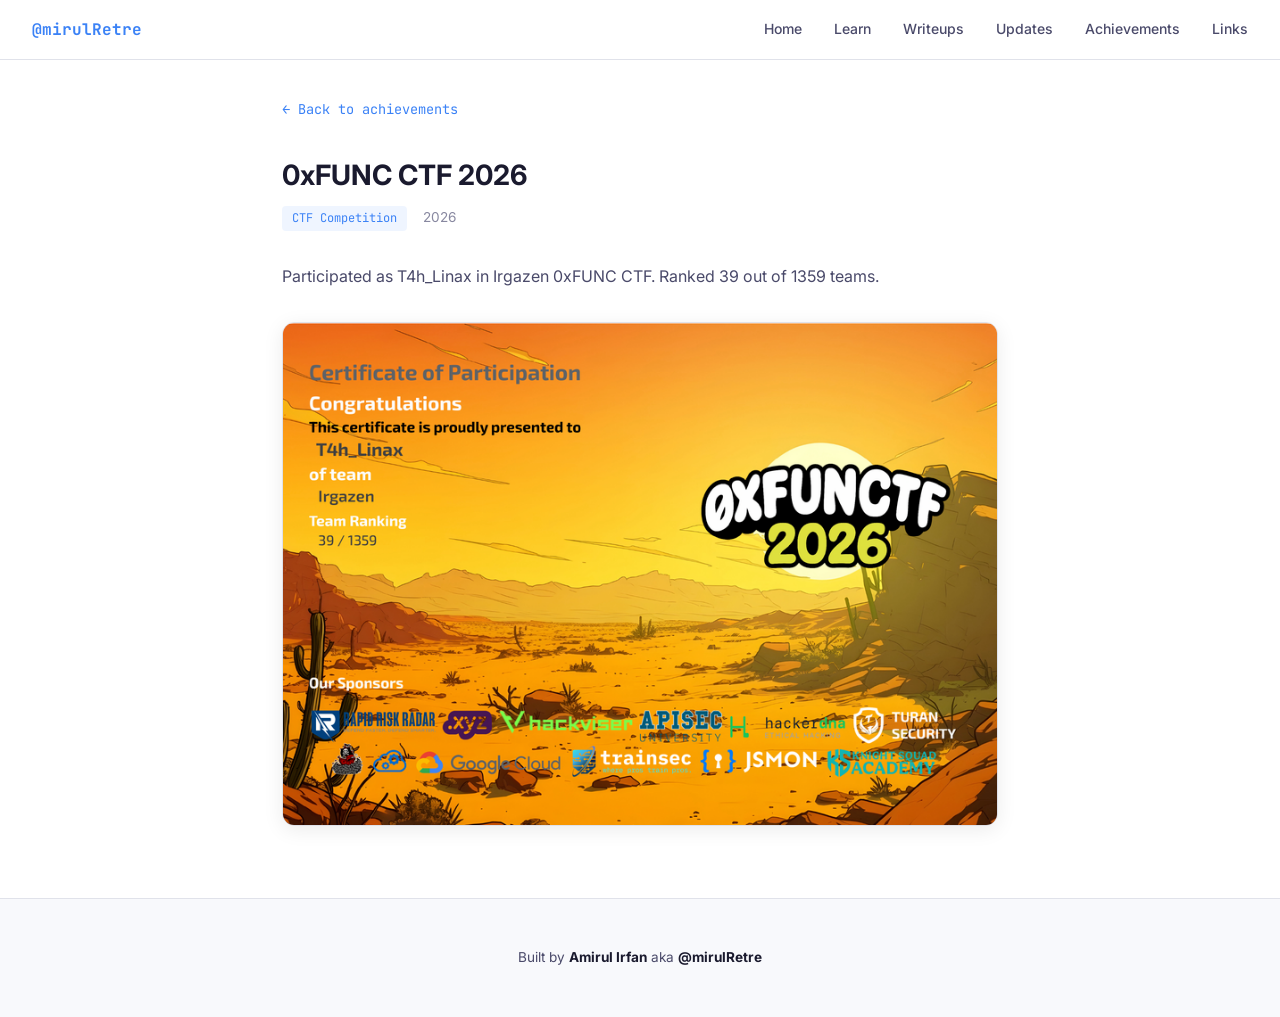
<file: achievements/0xfunc-ctf.html>
<!DOCTYPE html>
<html lang="en">
<head>
  <meta charset="UTF-8">
  <meta name="viewport" content="width=device-width, initial-scale=1.0">
  <title>0xFUNC CTF 2026 | @mirulRetre</title>
  <link rel="stylesheet" href="../style.css">
  <link rel="preconnect" href="https://fonts.googleapis.com">
  <link href="https://fonts.googleapis.com/css2?family=JetBrains+Mono:wght@400;700&family=Inter:wght@300;400;500;600;700&display=swap" rel="stylesheet">
  <style>
    .achievement-page {
      max-width: 780px;
      margin: 0 auto;
      padding: 6rem 2rem 4rem;
      color: var(--text-dark);
    }
    .achievement-page .back-link {
      display: inline-flex;
      align-items: center;
      gap: 0.5rem;
      font-family: var(--font-mono);
      font-size: 0.85rem;
      color: var(--accent);
      margin-bottom: 2rem;
    }
    .achievement-page .back-link:hover { text-decoration: underline; }
    .achievement-page h1 {
      font-size: 1.75rem;
      font-weight: 700;
      margin-bottom: 0.5rem;
    }
    .achievement-page .meta {
      display: flex;
      gap: 1rem;
      align-items: center;
      margin-bottom: 2rem;
      font-size: 0.85rem;
      color: var(--text-dark-muted);
    }
    .achievement-page .meta .tag {
      font-family: var(--font-mono);
      font-size: 0.75rem;
      padding: 3px 10px;
      border-radius: 4px;
      background: rgba(59,130,246,0.08);
      color: var(--accent);
    }
    .achievement-page .description {
      font-size: 1rem;
      line-height: 1.7;
      color: var(--text-dark-secondary);
      margin-bottom: 2rem;
    }
    .cert-image {
      width: 100%;
      border-radius: 12px;
      border: 1px solid var(--border-light);
      box-shadow: 0 4px 20px rgba(0,0,0,0.08);
    }
  </style>
</head>
<body style="background: var(--bg-hero);">
  <nav class="nav">
    <a href="../index.html" class="nav-brand">@mirulRetre</a>
    <div class="nav-links">
      <a href="../index.html#home">Home</a>
      <a href="../index.html#learn">Learn</a>
      <a href="../index.html#writeups">Writeups</a>
      <a href="../index.html#news">Updates</a>
      <a href="../index.html#achievements">Achievements</a>
      <a href="../index.html#links">Links</a>
    </div>
  </nav>
  <main class="achievement-page">
    <a href="../index.html#achievements" class="back-link">&larr; Back to achievements</a>
    <h1>0xFUNC CTF 2026</h1>
    <div class="meta">
      <span class="tag">CTF Competition</span>
      <span>2026</span>
    </div>
    <p class="description">Participated as T4h_Linax in Irgazen 0xFUNC CTF. Ranked 39 out of 1359 teams.</p>
    <img src="../assets/certs/0xfunc-ctf.png" alt="0xFUNC CTF 2026" class="cert-image" loading="lazy">
  </main>
  <footer class="footer" style="background: var(--bg-light); border-top-color: var(--border-light);">
    <p style="color: var(--text-dark-secondary);">Built by <strong style="color: var(--text-dark);">Amirul Irfan</strong> aka <strong style="color: var(--text-dark);">@mirulRetre</strong></p>
  </footer>
</body>
</html>
</file>
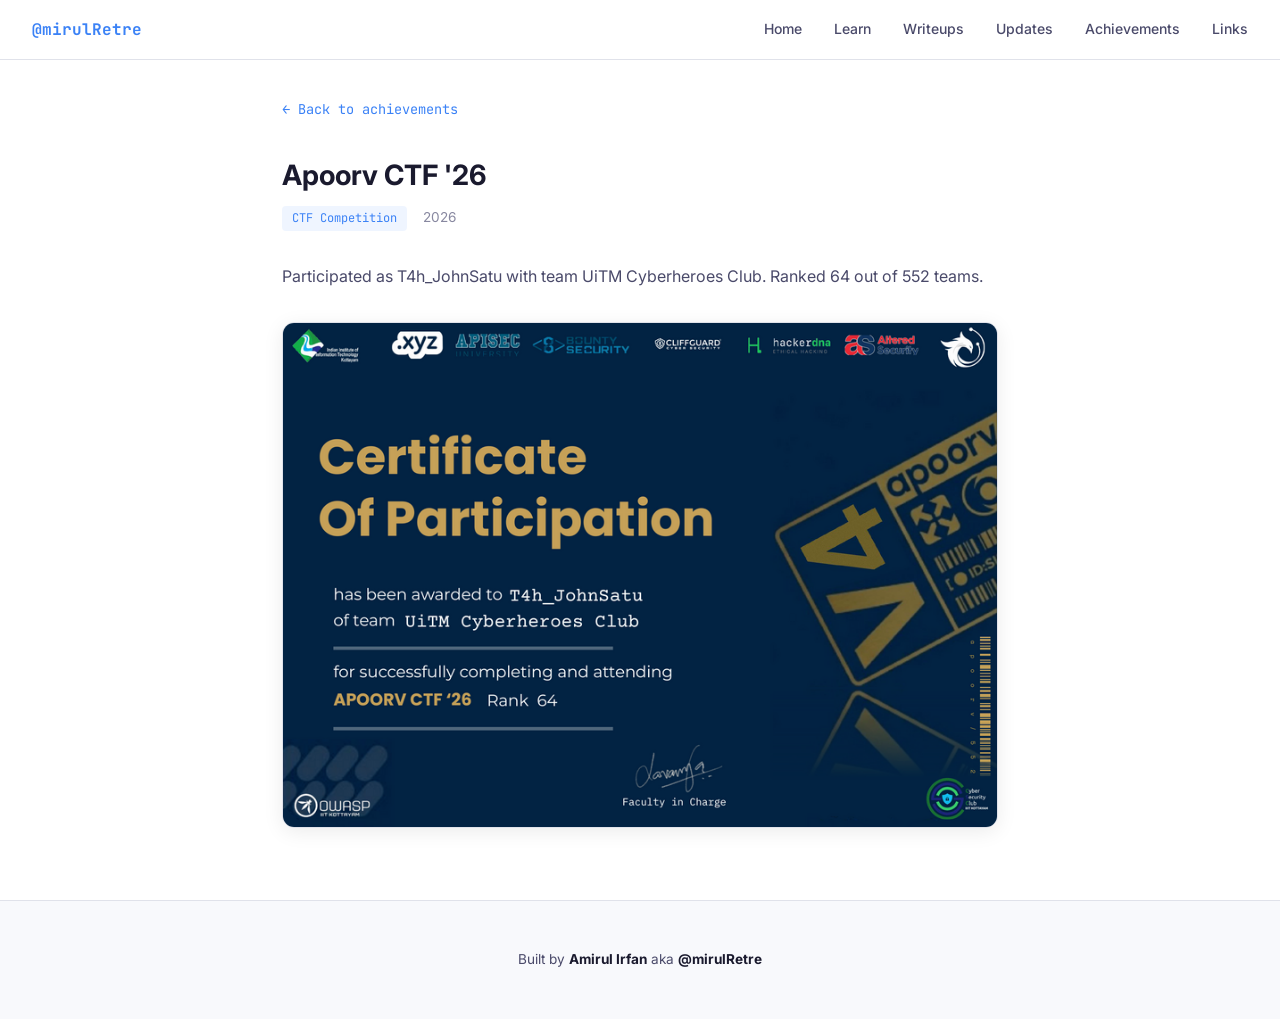
<file: achievements/apoorv-ctf.html>
<!DOCTYPE html>
<html lang="en">
<head>
  <meta charset="UTF-8">
  <meta name="viewport" content="width=device-width, initial-scale=1.0">
  <title>Apoorv CTF '26 | @mirulRetre</title>
  <link rel="stylesheet" href="../style.css">
  <link rel="preconnect" href="https://fonts.googleapis.com">
  <link href="https://fonts.googleapis.com/css2?family=JetBrains+Mono:wght@400;700&family=Inter:wght@300;400;500;600;700&display=swap" rel="stylesheet">
  <style>
    .achievement-page {
      max-width: 780px;
      margin: 0 auto;
      padding: 6rem 2rem 4rem;
      color: var(--text-dark);
    }
    .achievement-page .back-link {
      display: inline-flex;
      align-items: center;
      gap: 0.5rem;
      font-family: var(--font-mono);
      font-size: 0.85rem;
      color: var(--accent);
      margin-bottom: 2rem;
    }
    .achievement-page .back-link:hover { text-decoration: underline; }
    .achievement-page h1 {
      font-size: 1.75rem;
      font-weight: 700;
      margin-bottom: 0.5rem;
    }
    .achievement-page .meta {
      display: flex;
      gap: 1rem;
      align-items: center;
      margin-bottom: 2rem;
      font-size: 0.85rem;
      color: var(--text-dark-muted);
    }
    .achievement-page .meta .tag {
      font-family: var(--font-mono);
      font-size: 0.75rem;
      padding: 3px 10px;
      border-radius: 4px;
      background: rgba(59,130,246,0.08);
      color: var(--accent);
    }
    .achievement-page .description {
      font-size: 1rem;
      line-height: 1.7;
      color: var(--text-dark-secondary);
      margin-bottom: 2rem;
    }
    .cert-image {
      width: 100%;
      border-radius: 12px;
      border: 1px solid var(--border-light);
      box-shadow: 0 4px 20px rgba(0,0,0,0.08);
    }
  </style>
</head>
<body style="background: var(--bg-hero);">
  <nav class="nav">
    <a href="../index.html" class="nav-brand">@mirulRetre</a>
    <div class="nav-links">
      <a href="../index.html#home">Home</a>
      <a href="../index.html#learn">Learn</a>
      <a href="../index.html#writeups">Writeups</a>
      <a href="../index.html#news">Updates</a>
      <a href="../index.html#achievements">Achievements</a>
      <a href="../index.html#links">Links</a>
    </div>
  </nav>
  <main class="achievement-page">
    <a href="../index.html#achievements" class="back-link">&larr; Back to achievements</a>
    <h1>Apoorv CTF '26</h1>
    <div class="meta">
      <span class="tag">CTF Competition</span>
      <span>2026</span>
    </div>
    <p class="description">Participated as T4h_JohnSatu with team UiTM Cyberheroes Club. Ranked 64 out of 552 teams.</p>
    <img src="../assets/certs/apoorv-ctf.png" alt="Apoorv CTF '26" class="cert-image" loading="lazy">
  </main>
  <footer class="footer" style="background: var(--bg-light); border-top-color: var(--border-light);">
    <p style="color: var(--text-dark-secondary);">Built by <strong style="color: var(--text-dark);">Amirul Irfan</strong> aka <strong style="color: var(--text-dark);">@mirulRetre</strong></p>
  </footer>
</body>
</html>
</file>
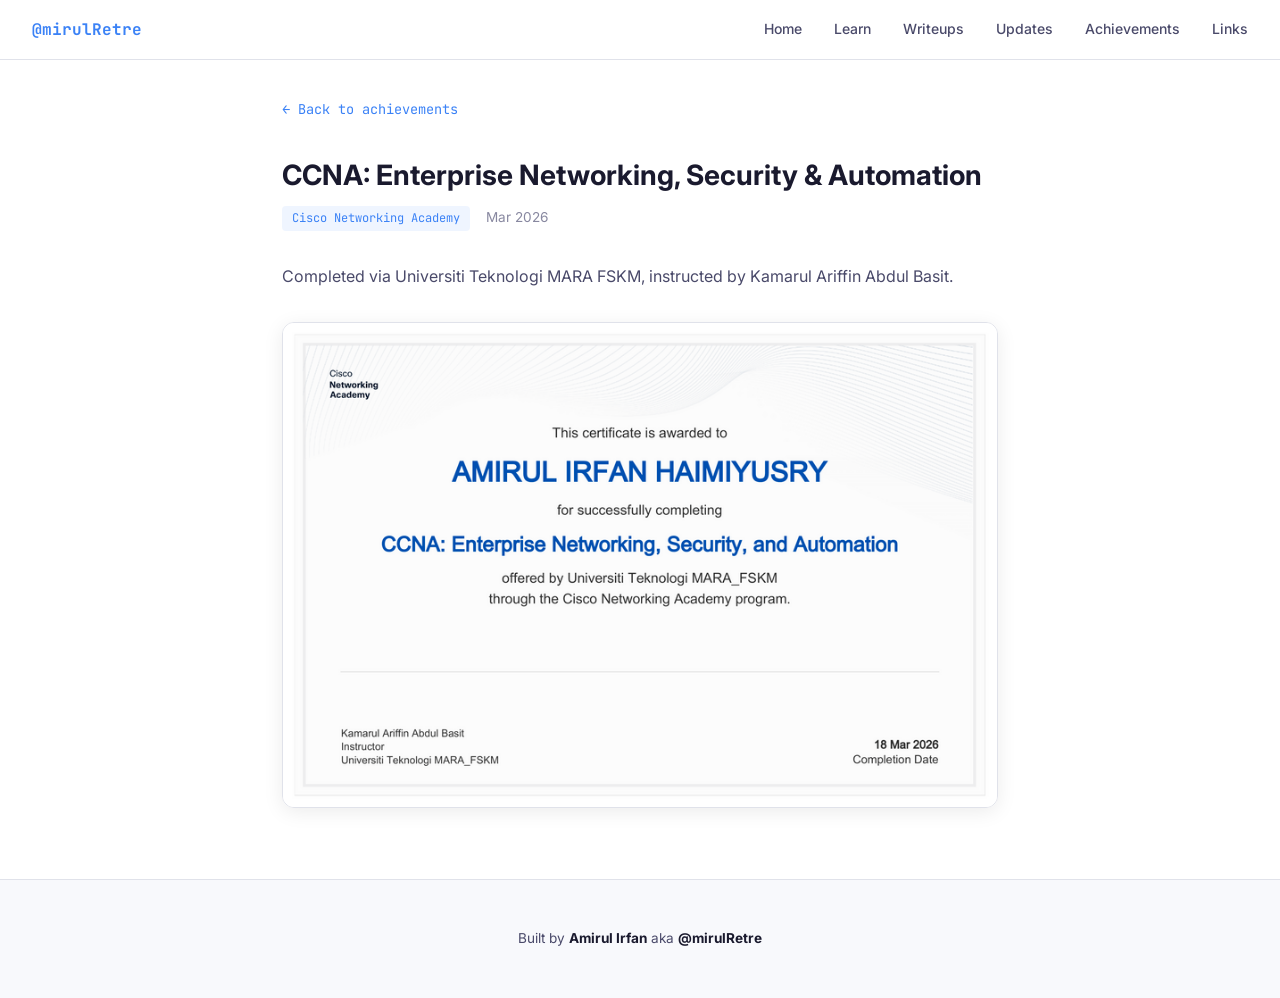
<file: achievements/ccna-ensa.html>
<!DOCTYPE html>
<html lang="en">
<head>
  <meta charset="UTF-8">
  <meta name="viewport" content="width=device-width, initial-scale=1.0">
  <title>CCNA: Enterprise Networking, Security & Automation | @mirulRetre</title>
  <link rel="stylesheet" href="../style.css">
  <link rel="preconnect" href="https://fonts.googleapis.com">
  <link href="https://fonts.googleapis.com/css2?family=JetBrains+Mono:wght@400;700&family=Inter:wght@300;400;500;600;700&display=swap" rel="stylesheet">
  <style>
    .achievement-page {
      max-width: 780px;
      margin: 0 auto;
      padding: 6rem 2rem 4rem;
      color: var(--text-dark);
    }
    .achievement-page .back-link {
      display: inline-flex;
      align-items: center;
      gap: 0.5rem;
      font-family: var(--font-mono);
      font-size: 0.85rem;
      color: var(--accent);
      margin-bottom: 2rem;
    }
    .achievement-page .back-link:hover { text-decoration: underline; }
    .achievement-page h1 {
      font-size: 1.75rem;
      font-weight: 700;
      margin-bottom: 0.5rem;
    }
    .achievement-page .meta {
      display: flex;
      gap: 1rem;
      align-items: center;
      margin-bottom: 2rem;
      font-size: 0.85rem;
      color: var(--text-dark-muted);
    }
    .achievement-page .meta .tag {
      font-family: var(--font-mono);
      font-size: 0.75rem;
      padding: 3px 10px;
      border-radius: 4px;
      background: rgba(59,130,246,0.08);
      color: var(--accent);
    }
    .achievement-page .description {
      font-size: 1rem;
      line-height: 1.7;
      color: var(--text-dark-secondary);
      margin-bottom: 2rem;
    }
    .cert-image {
      width: 100%;
      border-radius: 12px;
      border: 1px solid var(--border-light);
      box-shadow: 0 4px 20px rgba(0,0,0,0.08);
    }
  </style>
</head>
<body style="background: var(--bg-hero);">
  <nav class="nav">
    <a href="../index.html" class="nav-brand">@mirulRetre</a>
    <div class="nav-links">
      <a href="../index.html#home">Home</a>
      <a href="../index.html#learn">Learn</a>
      <a href="../index.html#writeups">Writeups</a>
      <a href="../index.html#news">Updates</a>
      <a href="../index.html#achievements">Achievements</a>
      <a href="../index.html#links">Links</a>
    </div>
  </nav>
  <main class="achievement-page">
    <a href="../index.html#achievements" class="back-link">&larr; Back to achievements</a>
    <h1>CCNA: Enterprise Networking, Security & Automation</h1>
    <div class="meta">
      <span class="tag">Cisco Networking Academy</span>
      <span>Mar 2026</span>
    </div>
    <p class="description">Completed via Universiti Teknologi MARA FSKM, instructed by Kamarul Ariffin Abdul Basit.</p>
    <img src="../assets/certs/ccna-ensa.png" alt="CCNA: Enterprise Networking, Security & Automation" class="cert-image" loading="lazy">
  </main>
  <footer class="footer" style="background: var(--bg-light); border-top-color: var(--border-light);">
    <p style="color: var(--text-dark-secondary);">Built by <strong style="color: var(--text-dark);">Amirul Irfan</strong> aka <strong style="color: var(--text-dark);">@mirulRetre</strong></p>
  </footer>
</body>
</html>
</file>
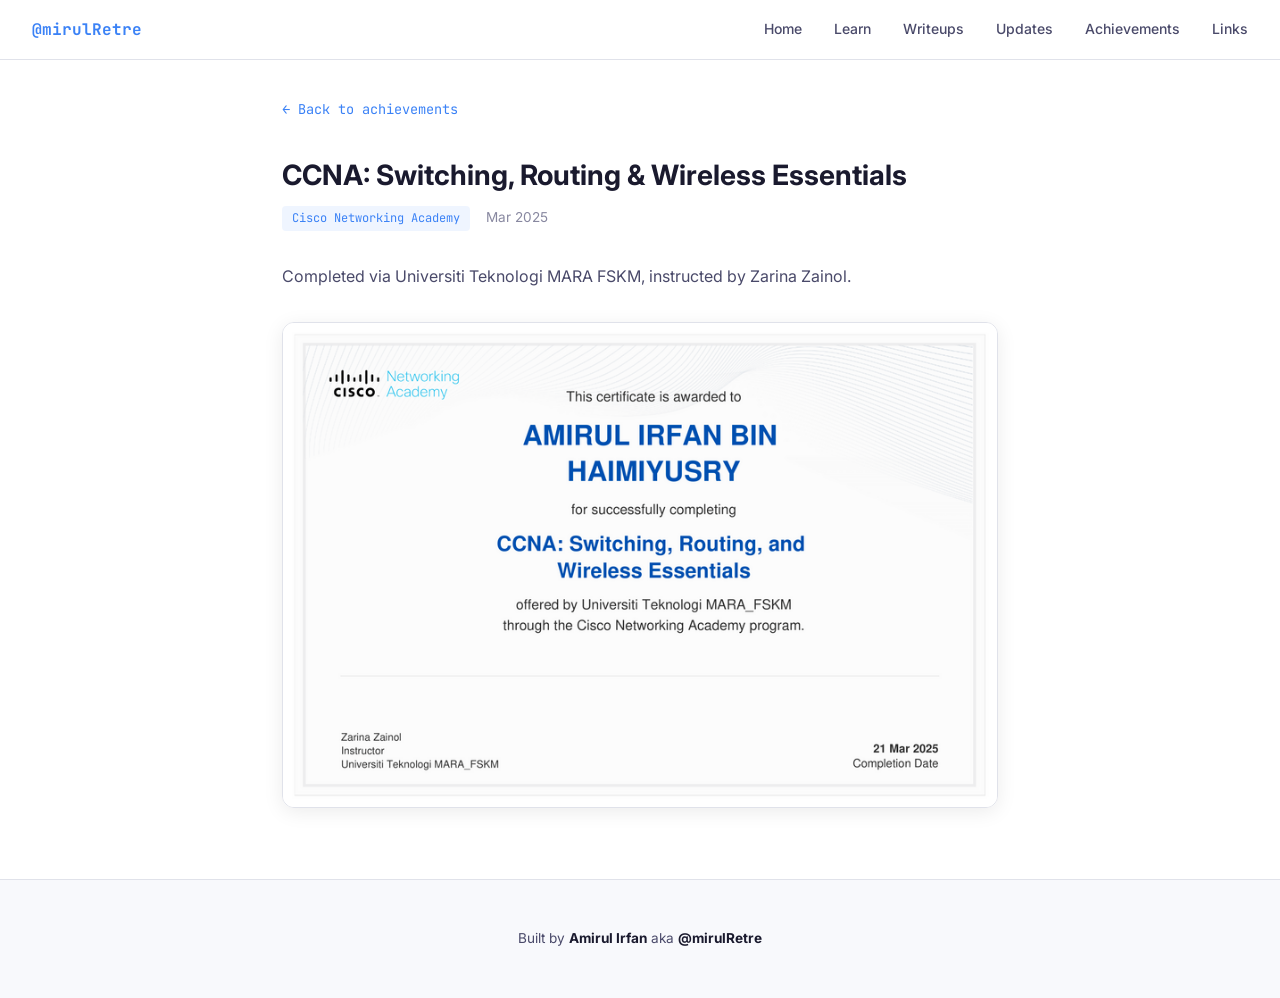
<file: achievements/ccna-srwe.html>
<!DOCTYPE html>
<html lang="en">
<head>
  <meta charset="UTF-8">
  <meta name="viewport" content="width=device-width, initial-scale=1.0">
  <title>CCNA: Switching, Routing & Wireless Essentials | @mirulRetre</title>
  <link rel="stylesheet" href="../style.css">
  <link rel="preconnect" href="https://fonts.googleapis.com">
  <link href="https://fonts.googleapis.com/css2?family=JetBrains+Mono:wght@400;700&family=Inter:wght@300;400;500;600;700&display=swap" rel="stylesheet">
  <style>
    .achievement-page {
      max-width: 780px;
      margin: 0 auto;
      padding: 6rem 2rem 4rem;
      color: var(--text-dark);
    }
    .achievement-page .back-link {
      display: inline-flex;
      align-items: center;
      gap: 0.5rem;
      font-family: var(--font-mono);
      font-size: 0.85rem;
      color: var(--accent);
      margin-bottom: 2rem;
    }
    .achievement-page .back-link:hover { text-decoration: underline; }
    .achievement-page h1 {
      font-size: 1.75rem;
      font-weight: 700;
      margin-bottom: 0.5rem;
    }
    .achievement-page .meta {
      display: flex;
      gap: 1rem;
      align-items: center;
      margin-bottom: 2rem;
      font-size: 0.85rem;
      color: var(--text-dark-muted);
    }
    .achievement-page .meta .tag {
      font-family: var(--font-mono);
      font-size: 0.75rem;
      padding: 3px 10px;
      border-radius: 4px;
      background: rgba(59,130,246,0.08);
      color: var(--accent);
    }
    .achievement-page .description {
      font-size: 1rem;
      line-height: 1.7;
      color: var(--text-dark-secondary);
      margin-bottom: 2rem;
    }
    .cert-image {
      width: 100%;
      border-radius: 12px;
      border: 1px solid var(--border-light);
      box-shadow: 0 4px 20px rgba(0,0,0,0.08);
    }
  </style>
</head>
<body style="background: var(--bg-hero);">
  <nav class="nav">
    <a href="../index.html" class="nav-brand">@mirulRetre</a>
    <div class="nav-links">
      <a href="../index.html#home">Home</a>
      <a href="../index.html#learn">Learn</a>
      <a href="../index.html#writeups">Writeups</a>
      <a href="../index.html#news">Updates</a>
      <a href="../index.html#achievements">Achievements</a>
      <a href="../index.html#links">Links</a>
    </div>
  </nav>
  <main class="achievement-page">
    <a href="../index.html#achievements" class="back-link">&larr; Back to achievements</a>
    <h1>CCNA: Switching, Routing & Wireless Essentials</h1>
    <div class="meta">
      <span class="tag">Cisco Networking Academy</span>
      <span>Mar 2025</span>
    </div>
    <p class="description">Completed via Universiti Teknologi MARA FSKM, instructed by Zarina Zainol.</p>
    <img src="../assets/certs/ccna-srwe.png" alt="CCNA: Switching, Routing & Wireless Essentials" class="cert-image" loading="lazy">
  </main>
  <footer class="footer" style="background: var(--bg-light); border-top-color: var(--border-light);">
    <p style="color: var(--text-dark-secondary);">Built by <strong style="color: var(--text-dark);">Amirul Irfan</strong> aka <strong style="color: var(--text-dark);">@mirulRetre</strong></p>
  </footer>
</body>
</html>
</file>
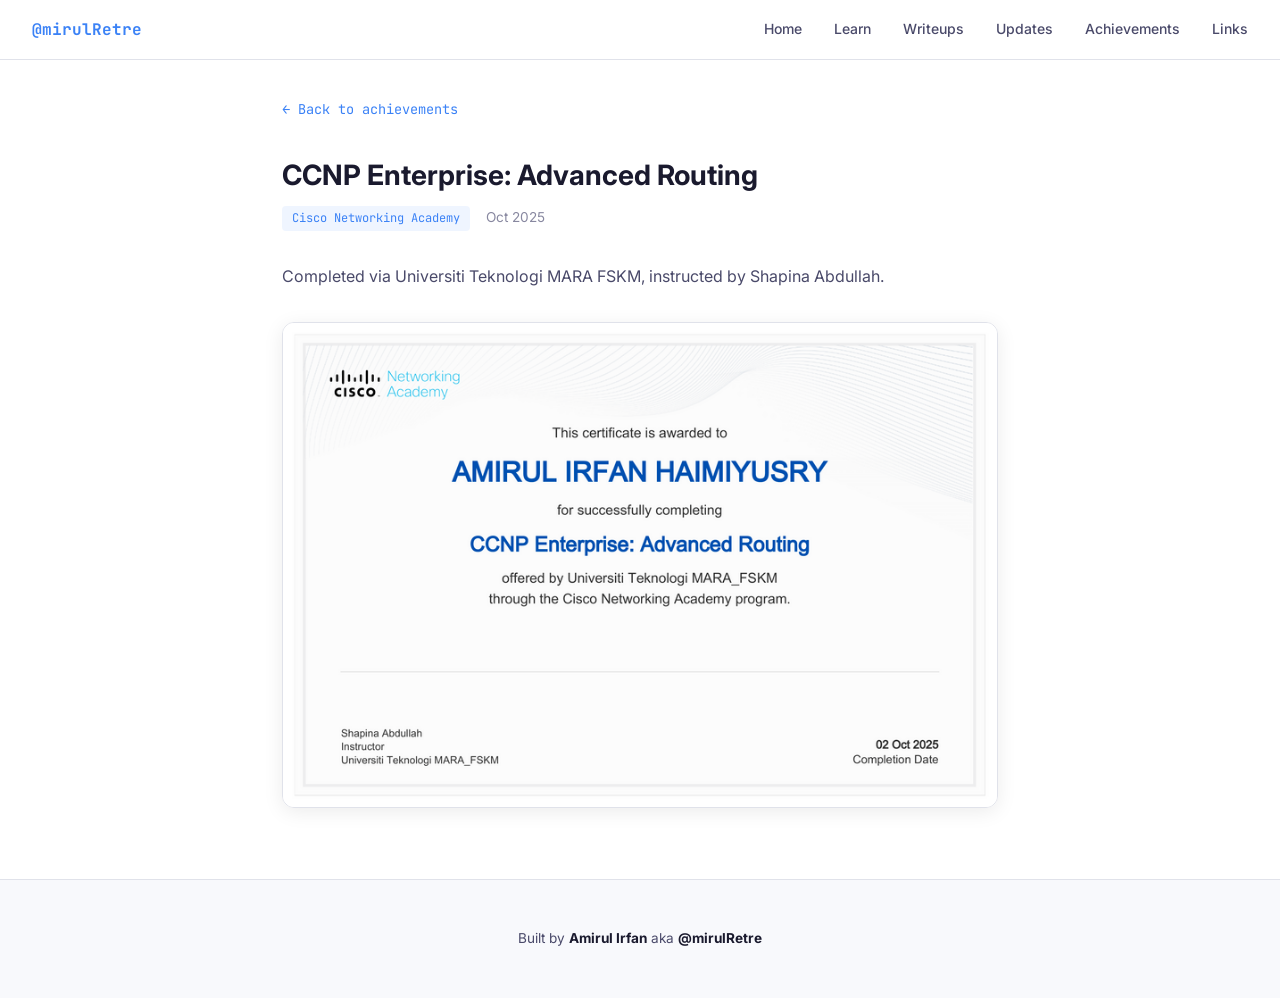
<file: achievements/ccnp-routing.html>
<!DOCTYPE html>
<html lang="en">
<head>
  <meta charset="UTF-8">
  <meta name="viewport" content="width=device-width, initial-scale=1.0">
  <title>CCNP Enterprise: Advanced Routing | @mirulRetre</title>
  <link rel="stylesheet" href="../style.css">
  <link rel="preconnect" href="https://fonts.googleapis.com">
  <link href="https://fonts.googleapis.com/css2?family=JetBrains+Mono:wght@400;700&family=Inter:wght@300;400;500;600;700&display=swap" rel="stylesheet">
  <style>
    .achievement-page {
      max-width: 780px;
      margin: 0 auto;
      padding: 6rem 2rem 4rem;
      color: var(--text-dark);
    }
    .achievement-page .back-link {
      display: inline-flex;
      align-items: center;
      gap: 0.5rem;
      font-family: var(--font-mono);
      font-size: 0.85rem;
      color: var(--accent);
      margin-bottom: 2rem;
    }
    .achievement-page .back-link:hover { text-decoration: underline; }
    .achievement-page h1 {
      font-size: 1.75rem;
      font-weight: 700;
      margin-bottom: 0.5rem;
    }
    .achievement-page .meta {
      display: flex;
      gap: 1rem;
      align-items: center;
      margin-bottom: 2rem;
      font-size: 0.85rem;
      color: var(--text-dark-muted);
    }
    .achievement-page .meta .tag {
      font-family: var(--font-mono);
      font-size: 0.75rem;
      padding: 3px 10px;
      border-radius: 4px;
      background: rgba(59,130,246,0.08);
      color: var(--accent);
    }
    .achievement-page .description {
      font-size: 1rem;
      line-height: 1.7;
      color: var(--text-dark-secondary);
      margin-bottom: 2rem;
    }
    .cert-image {
      width: 100%;
      border-radius: 12px;
      border: 1px solid var(--border-light);
      box-shadow: 0 4px 20px rgba(0,0,0,0.08);
    }
  </style>
</head>
<body style="background: var(--bg-hero);">
  <nav class="nav">
    <a href="../index.html" class="nav-brand">@mirulRetre</a>
    <div class="nav-links">
      <a href="../index.html#home">Home</a>
      <a href="../index.html#learn">Learn</a>
      <a href="../index.html#writeups">Writeups</a>
      <a href="../index.html#news">Updates</a>
      <a href="../index.html#achievements">Achievements</a>
      <a href="../index.html#links">Links</a>
    </div>
  </nav>
  <main class="achievement-page">
    <a href="../index.html#achievements" class="back-link">&larr; Back to achievements</a>
    <h1>CCNP Enterprise: Advanced Routing</h1>
    <div class="meta">
      <span class="tag">Cisco Networking Academy</span>
      <span>Oct 2025</span>
    </div>
    <p class="description">Completed via Universiti Teknologi MARA FSKM, instructed by Shapina Abdullah.</p>
    <img src="../assets/certs/ccnp-routing.png" alt="CCNP Enterprise: Advanced Routing" class="cert-image" loading="lazy">
  </main>
  <footer class="footer" style="background: var(--bg-light); border-top-color: var(--border-light);">
    <p style="color: var(--text-dark-secondary);">Built by <strong style="color: var(--text-dark);">Amirul Irfan</strong> aka <strong style="color: var(--text-dark);">@mirulRetre</strong></p>
  </footer>
</body>
</html>
</file>
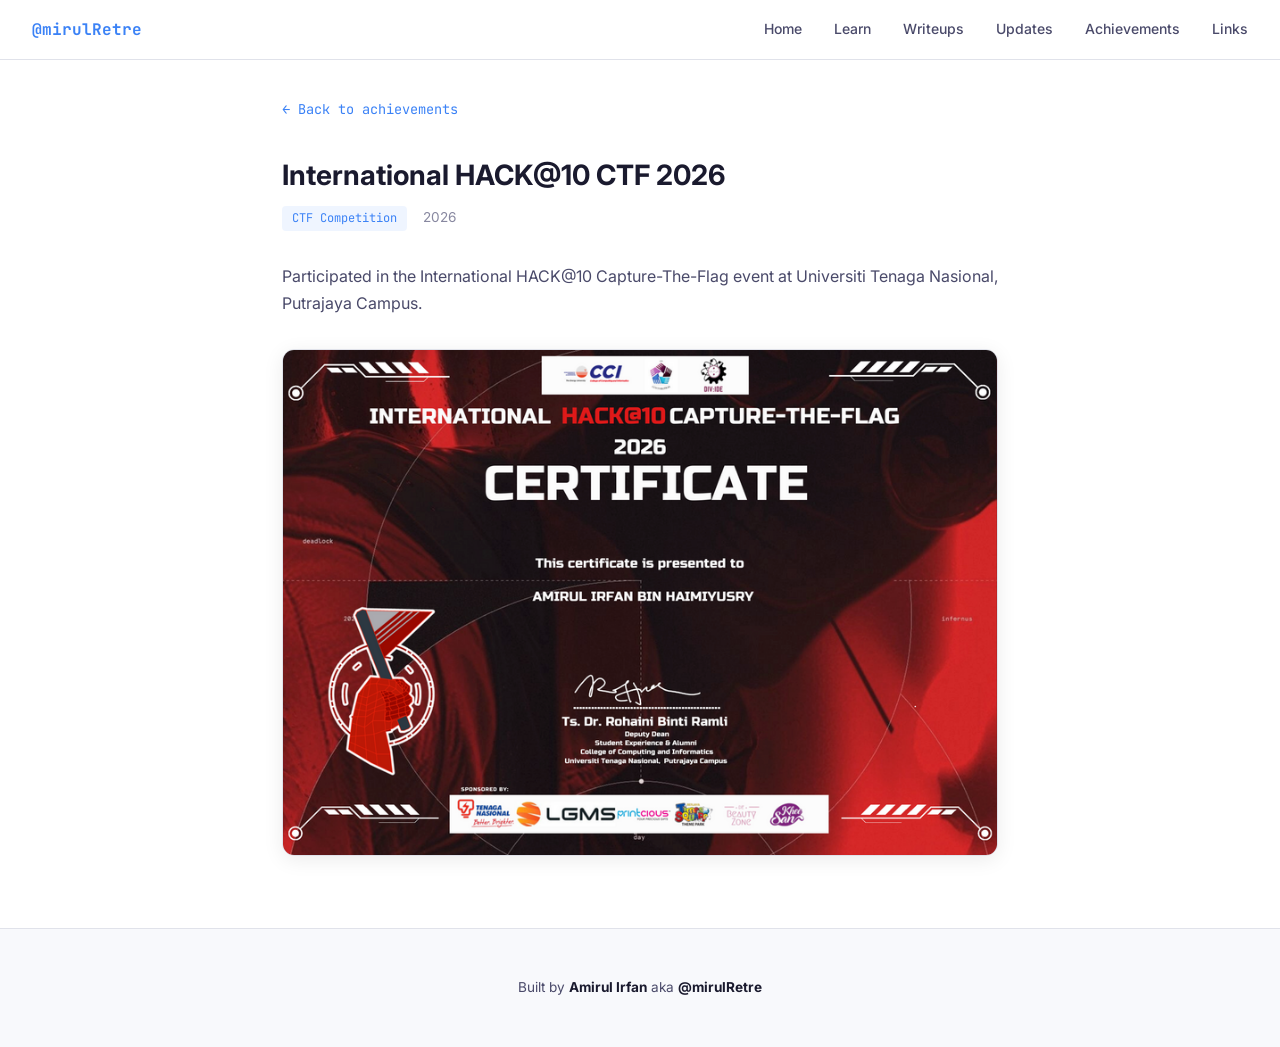
<file: achievements/hack10-ctf.html>
<!DOCTYPE html>
<html lang="en">
<head>
  <meta charset="UTF-8">
  <meta name="viewport" content="width=device-width, initial-scale=1.0">
  <title>International HACK@10 CTF 2026 | @mirulRetre</title>
  <link rel="stylesheet" href="../style.css">
  <link rel="preconnect" href="https://fonts.googleapis.com">
  <link href="https://fonts.googleapis.com/css2?family=JetBrains+Mono:wght@400;700&family=Inter:wght@300;400;500;600;700&display=swap" rel="stylesheet">
  <style>
    .achievement-page {
      max-width: 780px;
      margin: 0 auto;
      padding: 6rem 2rem 4rem;
      color: var(--text-dark);
    }
    .achievement-page .back-link {
      display: inline-flex;
      align-items: center;
      gap: 0.5rem;
      font-family: var(--font-mono);
      font-size: 0.85rem;
      color: var(--accent);
      margin-bottom: 2rem;
    }
    .achievement-page .back-link:hover { text-decoration: underline; }
    .achievement-page h1 {
      font-size: 1.75rem;
      font-weight: 700;
      margin-bottom: 0.5rem;
    }
    .achievement-page .meta {
      display: flex;
      gap: 1rem;
      align-items: center;
      margin-bottom: 2rem;
      font-size: 0.85rem;
      color: var(--text-dark-muted);
    }
    .achievement-page .meta .tag {
      font-family: var(--font-mono);
      font-size: 0.75rem;
      padding: 3px 10px;
      border-radius: 4px;
      background: rgba(59,130,246,0.08);
      color: var(--accent);
    }
    .achievement-page .description {
      font-size: 1rem;
      line-height: 1.7;
      color: var(--text-dark-secondary);
      margin-bottom: 2rem;
    }
    .cert-image {
      width: 100%;
      border-radius: 12px;
      border: 1px solid var(--border-light);
      box-shadow: 0 4px 20px rgba(0,0,0,0.08);
    }
  </style>
</head>
<body style="background: var(--bg-hero);">
  <nav class="nav">
    <a href="../index.html" class="nav-brand">@mirulRetre</a>
    <div class="nav-links">
      <a href="../index.html#home">Home</a>
      <a href="../index.html#learn">Learn</a>
      <a href="../index.html#writeups">Writeups</a>
      <a href="../index.html#news">Updates</a>
      <a href="../index.html#achievements">Achievements</a>
      <a href="../index.html#links">Links</a>
    </div>
  </nav>
  <main class="achievement-page">
    <a href="../index.html#achievements" class="back-link">&larr; Back to achievements</a>
    <h1>International HACK@10 CTF 2026</h1>
    <div class="meta">
      <span class="tag">CTF Competition</span>
      <span>2026</span>
    </div>
    <p class="description">Participated in the International HACK@10 Capture-The-Flag event at Universiti Tenaga Nasional, Putrajaya Campus.</p>
    <img src="../assets/certs/hack10-ctf.png" alt="International HACK@10 CTF 2026" class="cert-image" loading="lazy">
  </main>
  <footer class="footer" style="background: var(--bg-light); border-top-color: var(--border-light);">
    <p style="color: var(--text-dark-secondary);">Built by <strong style="color: var(--text-dark);">Amirul Irfan</strong> aka <strong style="color: var(--text-dark);">@mirulRetre</strong></p>
  </footer>
</body>
</html>
</file>
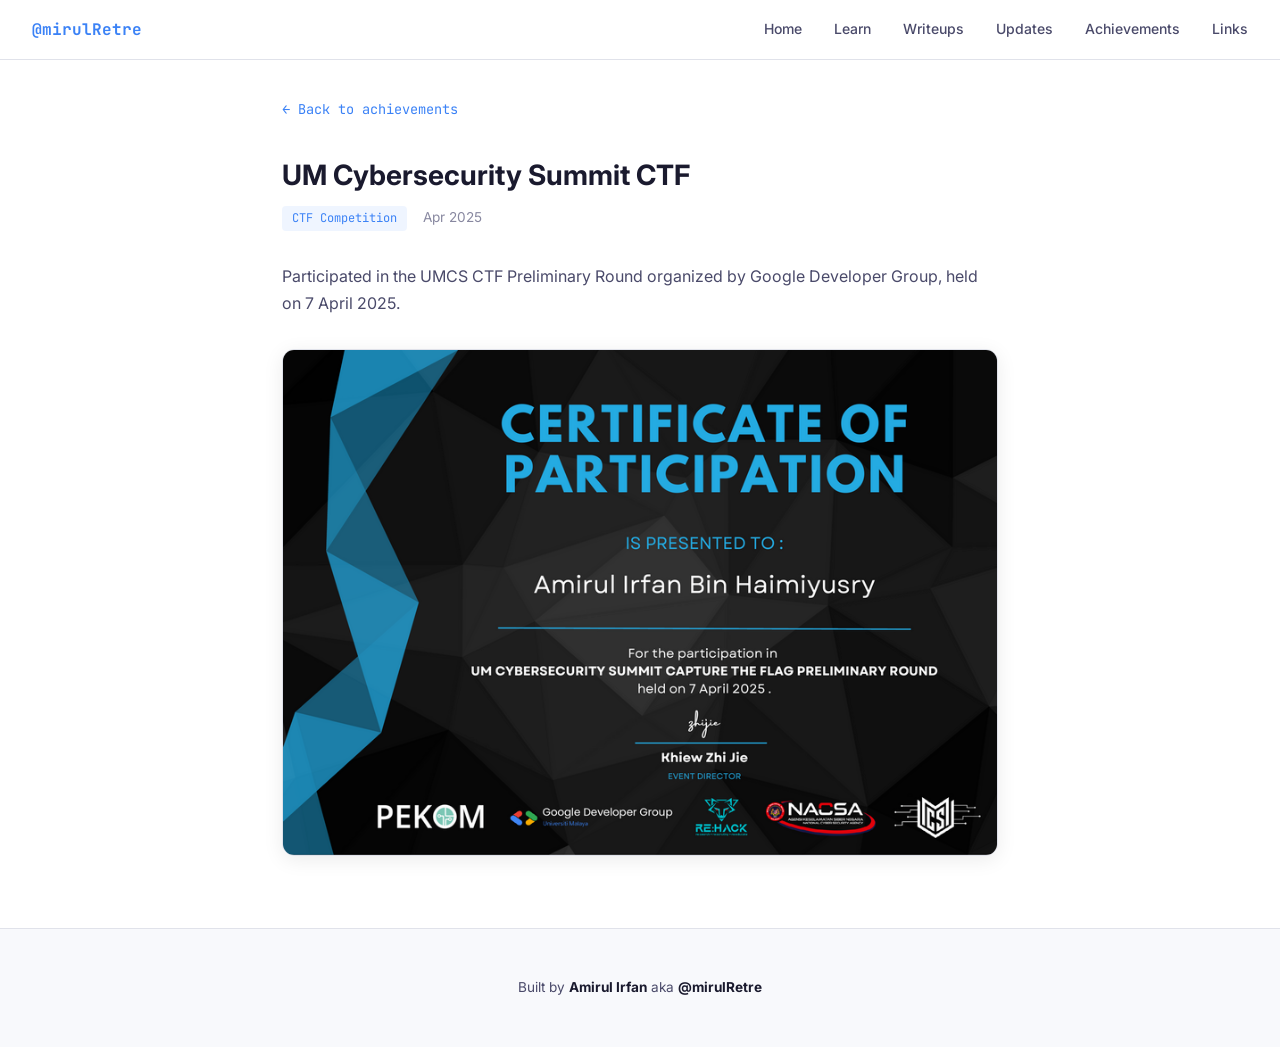
<file: achievements/umcs-ctf.html>
<!DOCTYPE html>
<html lang="en">
<head>
  <meta charset="UTF-8">
  <meta name="viewport" content="width=device-width, initial-scale=1.0">
  <title>UM Cybersecurity Summit CTF | @mirulRetre</title>
  <link rel="stylesheet" href="../style.css">
  <link rel="preconnect" href="https://fonts.googleapis.com">
  <link href="https://fonts.googleapis.com/css2?family=JetBrains+Mono:wght@400;700&family=Inter:wght@300;400;500;600;700&display=swap" rel="stylesheet">
  <style>
    .achievement-page {
      max-width: 780px;
      margin: 0 auto;
      padding: 6rem 2rem 4rem;
      color: var(--text-dark);
    }
    .achievement-page .back-link {
      display: inline-flex;
      align-items: center;
      gap: 0.5rem;
      font-family: var(--font-mono);
      font-size: 0.85rem;
      color: var(--accent);
      margin-bottom: 2rem;
    }
    .achievement-page .back-link:hover { text-decoration: underline; }
    .achievement-page h1 {
      font-size: 1.75rem;
      font-weight: 700;
      margin-bottom: 0.5rem;
    }
    .achievement-page .meta {
      display: flex;
      gap: 1rem;
      align-items: center;
      margin-bottom: 2rem;
      font-size: 0.85rem;
      color: var(--text-dark-muted);
    }
    .achievement-page .meta .tag {
      font-family: var(--font-mono);
      font-size: 0.75rem;
      padding: 3px 10px;
      border-radius: 4px;
      background: rgba(59,130,246,0.08);
      color: var(--accent);
    }
    .achievement-page .description {
      font-size: 1rem;
      line-height: 1.7;
      color: var(--text-dark-secondary);
      margin-bottom: 2rem;
    }
    .cert-image {
      width: 100%;
      border-radius: 12px;
      border: 1px solid var(--border-light);
      box-shadow: 0 4px 20px rgba(0,0,0,0.08);
    }
  </style>
</head>
<body style="background: var(--bg-hero);">
  <nav class="nav">
    <a href="../index.html" class="nav-brand">@mirulRetre</a>
    <div class="nav-links">
      <a href="../index.html#home">Home</a>
      <a href="../index.html#learn">Learn</a>
      <a href="../index.html#writeups">Writeups</a>
      <a href="../index.html#news">Updates</a>
      <a href="../index.html#achievements">Achievements</a>
      <a href="../index.html#links">Links</a>
    </div>
  </nav>
  <main class="achievement-page">
    <a href="../index.html#achievements" class="back-link">&larr; Back to achievements</a>
    <h1>UM Cybersecurity Summit CTF</h1>
    <div class="meta">
      <span class="tag">CTF Competition</span>
      <span>Apr 2025</span>
    </div>
    <p class="description">Participated in the UMCS CTF Preliminary Round organized by Google Developer Group, held on 7 April 2025.</p>
    <img src="../assets/certs/umcs-ctf.png" alt="UM Cybersecurity Summit CTF" class="cert-image" loading="lazy">
  </main>
  <footer class="footer" style="background: var(--bg-light); border-top-color: var(--border-light);">
    <p style="color: var(--text-dark-secondary);">Built by <strong style="color: var(--text-dark);">Amirul Irfan</strong> aka <strong style="color: var(--text-dark);">@mirulRetre</strong></p>
  </footer>
</body>
</html>
</file>
<file: style.css>
/* ========================================
   PORTFOLIO — @mirulRetre
   White-to-Dark Gradient / Blue Accent
   ======================================== */

:root {
  /* Light top colors */
  --bg-hero: #ffffff;
  --bg-light: #f8f9fc;
  --bg-mid: #e8eaf0;
  /* Transition zone */
  --bg-transition: #2a2d3a;
  /* Dark bottom colors */
  --bg-dark: #151720;
  --bg-darker: #0f1019;
  --bg-darkest: #0a0b12;
  /* Cards adapt per section */
  --bg-card-light: #ffffff;
  --bg-card-dark: #1c1e2c;
  --bg-card-dark-hover: #232538;
  /* Text */
  --text-dark: #1a1a2e;
  --text-dark-secondary: #4a4a6a;
  --text-dark-muted: #8888a0;
  --text-light: #e4e4e7;
  --text-light-secondary: #a1a1aa;
  --text-light-muted: #71717a;
  /* Accent */
  --accent: #3b82f6;
  --accent-glow: rgba(59, 130, 246, 0.2);
  --accent-dim: rgba(59, 130, 246, 0.08);
  --accent-soft: rgba(59, 130, 246, 0.12);
  /* Borders */
  --border-light: #e0e2ea;
  --border-dark: #2a2c3e;
  /* Terminal */
  --terminal-green: #22c55e;
  /* Fonts */
  --font-mono: 'JetBrains Mono', monospace;
  --font-sans: 'Inter', -apple-system, sans-serif;
  --radius: 12px;
  --radius-sm: 8px;
  --transition: 0.3s cubic-bezier(0.4, 0, 0.2, 1);
}

/* ---- Reset ---- */
*, *::before, *::after { box-sizing: border-box; margin: 0; padding: 0; }

html {
  scroll-behavior: smooth;
  scroll-padding-top: 70px;
}

body {
  font-family: var(--font-sans);
  color: var(--text-dark);
  line-height: 1.6;
  -webkit-font-smoothing: antialiased;
  background: var(--bg-darkest);
}

a { color: inherit; text-decoration: none; }

/* ========== NAVIGATION ========== */
.nav {
  position: fixed;
  top: 0;
  left: 0;
  right: 0;
  z-index: 100;
  display: flex;
  align-items: center;
  justify-content: space-between;
  padding: 0 2rem;
  height: 60px;
  background: rgba(255, 255, 255, 0.85);
  backdrop-filter: blur(16px);
  border-bottom: 1px solid var(--border-light);
  transition: var(--transition);
}

.nav.scrolled {
  background: rgba(15, 16, 25, 0.9);
  border-bottom-color: var(--border-dark);
}

.nav-brand {
  font-family: var(--font-mono);
  font-weight: 700;
  font-size: 1rem;
  color: var(--accent);
}

.nav-links {
  display: flex;
  gap: 2rem;
}

.nav-links a {
  font-size: 0.875rem;
  font-weight: 500;
  color: var(--text-dark-secondary);
  transition: color var(--transition);
  position: relative;
}

.nav.scrolled .nav-links a {
  color: var(--text-light-secondary);
}

.nav-links a::after {
  content: '';
  position: absolute;
  bottom: -4px;
  left: 0;
  width: 0;
  height: 2px;
  background: var(--accent);
  transition: width var(--transition);
}

.nav-links a:hover {
  color: var(--accent);
}

.nav-links a:hover::after {
  width: 100%;
}

.nav-toggle {
  display: none;
  flex-direction: column;
  gap: 5px;
  background: none;
  border: none;
  cursor: pointer;
  padding: 4px;
}

.nav-toggle span {
  display: block;
  width: 22px;
  height: 2px;
  background: var(--text-dark-secondary);
  transition: var(--transition);
}

.nav.scrolled .nav-toggle span {
  background: var(--text-light-secondary);
}

/* ========== HERO / TERMINAL ========== */
.hero {
  min-height: 100vh;
  display: flex;
  flex-direction: column;
  align-items: center;
  justify-content: center;
  padding: 2rem;
  position: relative;
  background: linear-gradient(180deg, #d0d2d8 0%, #ffffff 100%);
}

.hero-content {
  display: flex;
  align-items: center;
  gap: 3rem;
  max-width: 960px;
  width: 100%;
}

.hero-photo {
  flex-shrink: 0;
  width: 280px;
  height: 360px;
  border-radius: 20px;
  overflow: hidden;
  box-shadow:
    0 8px 30px rgba(0, 0, 0, 0.12),
    0 2px 8px rgba(0, 0, 0, 0.06);
}

.hero-photo img {
  width: 100%;
  height: 100%;
  object-fit: cover;
  object-position: center top;
  filter: grayscale(100%);
  transition: filter 0.5s ease;
}

.hero-photo:hover img {
  filter: grayscale(0%);
}

.terminal {
  width: 100%;
  max-width: 680px;
  border-radius: var(--radius);
  overflow: hidden;
  border: 1px solid var(--border-light);
  box-shadow:
    0 4px 6px rgba(0, 0, 0, 0.04),
    0 20px 40px rgba(0, 0, 0, 0.08);
}

.terminal-bar {
  display: flex;
  align-items: center;
  gap: 8px;
  padding: 12px 16px;
  background: #1e1e2e;
  border-bottom: 1px solid #2a2a3a;
}

.terminal-dot {
  width: 12px;
  height: 12px;
  border-radius: 50%;
}

.terminal-dot.red { background: #ff5f57; }
.terminal-dot.yellow { background: #ffbd2e; }
.terminal-dot.green { background: #28c840; }

.terminal-title {
  font-family: var(--font-mono);
  font-size: 0.75rem;
  color: #71717a;
  margin-left: auto;
}

.terminal-body {
  padding: 1.5rem;
  background: #12121e;
  min-height: 180px;
}

.terminal-line {
  font-family: var(--font-mono);
  font-size: 0.95rem;
  line-height: 2;
  display: flex;
  align-items: center;
}

.terminal-line.hidden {
  display: none;
}

.prompt {
  color: var(--accent);
  margin-right: 10px;
  font-weight: 700;
}

.typed {
  color: var(--terminal-green);
}

.cursor {
  color: #e4e4e7;
  animation: blink-cursor 1s step-end infinite;
  margin-left: 2px;
}

.ready-text {
  color: #a1a1aa;
  font-size: 0.85rem;
}

.blink {
  animation: blink-cursor 1.2s step-end infinite;
  color: var(--accent);
}

@keyframes blink-cursor {
  0%, 100% { opacity: 1; }
  50% { opacity: 0; }
}

.scroll-hint {
  position: absolute;
  bottom: 2rem;
  color: var(--text-dark-muted);
  animation: float 2.5s ease-in-out infinite;
}

@keyframes float {
  0%, 100% { transform: translateY(0); }
  50% { transform: translateY(8px); }
}

/* ========== SECTIONS ========== */
.section {
  padding: 5rem 2rem;
}

.section-header {
  max-width: 800px;
  margin: 0 auto 3rem;
  text-align: center;
}

.section-title {
  font-size: 2rem;
  font-weight: 700;
  margin-bottom: 0.5rem;
}

.section-subtitle {
  font-size: 0.95rem;
}

/* --- Section depth theming --- */
/* Learn: light gray */
#learn {
  background: var(--bg-light);
  color: var(--text-dark);
}
#learn .section-subtitle { color: var(--text-dark-muted); }

/* News: gradient transition zone */
#news {
  background: linear-gradient(180deg, var(--bg-mid) 0%, var(--bg-transition) 100%);
  color: var(--text-dark);
}
#news .section-title { color: var(--text-dark); }
#news .section-subtitle { color: var(--text-dark-muted); }

/* Achievements: dark */
#achievements {
  background: var(--bg-dark);
  color: var(--text-light);
}
#achievements .section-title { color: var(--text-light); }
#achievements .section-subtitle { color: var(--text-light-muted); }

/* Links: darkest */
#links {
  background: var(--bg-darker);
  color: var(--text-light);
}
#links .section-title { color: var(--text-light); }
#links .section-subtitle { color: var(--text-light-muted); }

/* ========== LEARNING JOURNEY (Floating Bubbles) ========== */
.learn-track {
  display: flex;
  gap: 2rem;
  overflow-x: auto;
  -webkit-overflow-scrolling: touch;
  padding: 2rem 3rem 2rem;
  max-width: 100%;
  margin: 0 auto;
  /* Hide scrollbar completely */
  scrollbar-width: none;
  -ms-overflow-style: none;
}

.learn-track::-webkit-scrollbar {
  display: none;
}

.learn-card {
  flex: 0 0 260px;
  background: #ffffff;
  border: none;
  border-radius: 24px;
  padding: 1.75rem;
  transition: transform 0.4s cubic-bezier(0.4, 0, 0.2, 1),
              box-shadow 0.4s cubic-bezier(0.4, 0, 0.2, 1);
  position: relative;
  box-shadow:
    0 4px 16px rgba(0, 0, 0, 0.06),
    0 12px 32px rgba(0, 0, 0, 0.04);
}

.learn-card:hover {
  transform: translateY(-8px);
  box-shadow:
    0 12px 28px rgba(59, 130, 246, 0.12),
    0 24px 48px rgba(0, 0, 0, 0.08);
}

.card-date {
  font-family: var(--font-mono);
  font-size: 0.7rem;
  color: var(--accent);
  font-weight: 700;
  margin-bottom: 0.75rem;
  letter-spacing: 0.03em;
}

.card-icon {
  font-size: 2rem;
  margin-bottom: 0.75rem;
}

.learn-card h3 {
  font-size: 1rem;
  font-weight: 600;
  margin-bottom: 0.5rem;
  color: #1a1a2e;
}

.learn-card p {
  font-size: 0.84rem;
  color: #5a5a7a;
  line-height: 1.55;
  margin-bottom: 1rem;
}

.card-tag {
  display: inline-block;
  font-family: var(--font-mono);
  font-size: 0.68rem;
  padding: 4px 12px;
  border-radius: 20px;
  background: rgba(59, 130, 246, 0.08);
  color: var(--accent);
  font-weight: 600;
}

/* ========== NEWS / UPDATES GRID ========== */
.news-grid {
  display: grid;
  grid-template-columns: repeat(auto-fill, minmax(300px, 1fr));
  gap: 1.5rem;
  max-width: 1100px;
  margin: 0 auto;
  padding: 0 1rem;
}

.news-card {
  background: rgba(255, 255, 255, 0.85);
  border: 1px solid rgba(200, 204, 218, 0.5);
  border-radius: var(--radius);
  padding: 1.5rem;
  transition: var(--transition);
  backdrop-filter: blur(4px);
}

.news-card:hover {
  transform: translateY(-2px);
  box-shadow: 0 4px 16px rgba(0, 0, 0, 0.1);
}

.news-type {
  font-family: var(--font-mono);
  font-size: 0.7rem;
  font-weight: 700;
  text-transform: uppercase;
  letter-spacing: 0.05em;
  margin-bottom: 0.5rem;
}

.news-card.blog .news-type { color: var(--accent); }
.news-card.activity .news-type { color: var(--terminal-green); }

.news-card time {
  font-size: 0.75rem;
  color: var(--text-dark-muted);
  display: block;
  margin-bottom: 0.75rem;
}

.news-card h3 {
  font-size: 1rem;
  font-weight: 600;
  margin-bottom: 0.5rem;
  color: var(--text-dark);
}

.news-card p {
  font-size: 0.85rem;
  color: var(--text-dark-secondary);
  line-height: 1.5;
}

/* ========== WAVY ACHIEVEMENTS TIMELINE ========== */
.wave-timeline {
  position: relative;
  max-width: 1000px;
  margin: 0 auto;
  padding: 2rem 0;
}

.wave-canvas {
  position: absolute;
  top: 0;
  left: 0;
  width: 100%;
  height: 100%;
  pointer-events: none;
  z-index: 0;
}

.milestone-row {
  position: relative;
  z-index: 1;
  display: flex;
  padding: 1.5rem 1rem;
}

.milestone-row.left {
  justify-content: flex-start;
  padding-right: 52%;
}

.milestone-row.right {
  justify-content: flex-end;
  padding-left: 52%;
}

.milestone-card {
  width: 100%;
  background: #1c1e2c;
  border: 1px solid #2a2c3e;
  border-radius: 12px;
  padding: 1.5rem;
  transition: all 0.3s cubic-bezier(0.4, 0, 0.2, 1);
  cursor: pointer;
  text-decoration: none;
  color: #e4e4e7;
  display: block;
}

.milestone-card:hover {
  border-color: #3b82f6;
  transform: translateY(-3px);
  box-shadow: 0 8px 24px rgba(59, 130, 246, 0.15);
  background: #232538;
}

.milestone-card .date {
  font-family: var(--font-mono);
  font-size: 0.75rem;
  color: #3b82f6;
  font-weight: 700;
  display: block;
  margin-bottom: 0.5rem;
}

.milestone-card h3 {
  font-size: 1rem;
  font-weight: 600;
  margin-bottom: 0.4rem;
  color: #e4e4e7;
}

.milestone-card p {
  font-size: 0.85rem;
  color: #a1a1aa;
  line-height: 1.5;
  margin-bottom: 0.75rem;
}

.milestone-card .view-link {
  font-family: var(--font-mono);
  font-size: 0.75rem;
  color: #3b82f6;
  opacity: 0;
  transition: opacity 0.3s ease;
}

.milestone-card:hover .view-link {
  opacity: 1;
}

.milestone-card.placeholder {
  border-style: dashed;
  opacity: 0.4;
  cursor: default;
}

.milestone-card.placeholder:hover {
  transform: none;
  box-shadow: none;
  background: #1c1e2c;
}

.milestone-card.cert {
  border-left: 3px solid #3b82f6;
}

/* ========== WRITEUPS SECTION ========== */
#writeups {
  background: linear-gradient(180deg, var(--bg-light) 0%, var(--bg-mid) 100%);
  color: var(--text-dark);
}
#writeups .section-subtitle { color: var(--text-dark-muted); }

.writeups-grid {
  display: grid;
  grid-template-columns: repeat(auto-fill, minmax(320px, 1fr));
  gap: 1.5rem;
  max-width: 1100px;
  margin: 0 auto;
  padding: 0 1rem;
}

.writeup-card {
  background: var(--bg-card-light);
  border: 1px solid var(--border-light);
  border-radius: var(--radius);
  padding: 1.5rem;
  transition: var(--transition);
  display: block;
  color: inherit;
}

.writeup-card:hover {
  border-color: var(--accent);
  transform: translateY(-3px);
  box-shadow: 0 8px 20px rgba(59, 130, 246, 0.08);
}

.writeup-meta {
  display: flex;
  gap: 0.75rem;
  align-items: center;
  margin-bottom: 0.75rem;
}

.writeup-meta .ctf-tag {
  font-family: var(--font-mono);
  font-size: 0.7rem;
  padding: 2px 8px;
  border-radius: 4px;
  background: var(--accent-dim);
  color: var(--accent);
}

.writeup-meta time {
  font-size: 0.75rem;
  color: var(--text-dark-muted);
}

.writeup-card h3 {
  font-size: 1.05rem;
  font-weight: 600;
  margin-bottom: 0.4rem;
  color: var(--text-dark);
}

.writeup-card p {
  font-size: 0.85rem;
  color: var(--text-dark-secondary);
  line-height: 1.5;
}

.writeup-card .read-more {
  display: inline-block;
  margin-top: 0.75rem;
  font-family: var(--font-mono);
  font-size: 0.75rem;
  color: var(--accent);
}

/* ========== WRITEUP PAGE (writeup.html) ========== */
.writeup-page {
  max-width: 780px;
  margin: 0 auto;
  padding: 6rem 2rem 4rem;
  color: var(--text-dark);
}

.writeup-page .back-link {
  display: inline-flex;
  align-items: center;
  gap: 0.5rem;
  font-family: var(--font-mono);
  font-size: 0.85rem;
  color: var(--accent);
  margin-bottom: 2rem;
}

.writeup-page .back-link:hover {
  text-decoration: underline;
}

.writeup-page h1 {
  font-size: 2rem;
  font-weight: 700;
  margin-bottom: 0.5rem;
}

.writeup-page .writeup-page-meta {
  display: flex;
  gap: 1rem;
  align-items: center;
  margin-bottom: 2rem;
  font-size: 0.85rem;
  color: var(--text-dark-muted);
}

.writeup-body {
  font-size: 1rem;
  line-height: 1.8;
  color: var(--text-dark);
}

.writeup-body h2 {
  font-size: 1.5rem;
  font-weight: 700;
  margin: 2rem 0 0.75rem;
  padding-bottom: 0.25rem;
  border-bottom: 2px solid var(--accent-dim);
}

.writeup-body h3 {
  font-size: 1.15rem;
  font-weight: 600;
  margin: 1.5rem 0 0.5rem;
}

.writeup-body p {
  margin-bottom: 1rem;
}

.writeup-body code {
  font-family: var(--font-mono);
  font-size: 0.9em;
  background: #f0f1f5;
  padding: 2px 6px;
  border-radius: 4px;
}

.writeup-body pre {
  background: #1e1e2e;
  color: #e4e4e7;
  border-radius: var(--radius-sm);
  padding: 1.25rem;
  overflow-x: auto;
  margin: 1rem 0;
  font-size: 0.85rem;
  line-height: 1.6;
}

.writeup-body pre code {
  background: none;
  padding: 0;
  color: inherit;
}

.writeup-body img {
  max-width: 100%;
  border-radius: var(--radius-sm);
  margin: 1rem 0;
  border: 1px solid var(--border-light);
}

.writeup-body blockquote {
  border-left: 3px solid var(--accent);
  padding-left: 1rem;
  margin: 1rem 0;
  color: var(--text-dark-secondary);
  font-style: italic;
}

.writeup-body ul, .writeup-body ol {
  margin: 1rem 0;
  padding-left: 1.5rem;
}

.writeup-body li {
  margin-bottom: 0.5rem;
}

/* ========== LINKS ========== */
.links-grid {
  display: flex;
  gap: 1.5rem;
  justify-content: center;
  flex-wrap: wrap;
  max-width: 900px;
  margin: 0 auto;
  padding: 0 1rem;
}

.link-card {
  display: flex;
  flex-direction: column;
  align-items: center;
  gap: 0.75rem;
  background: var(--bg-card-dark);
  border: 1px solid var(--border-dark);
  border-radius: var(--radius);
  padding: 2rem 2.5rem;
  min-width: 200px;
  transition: var(--transition);
}

.link-card:hover {
  border-color: var(--accent);
  transform: translateY(-4px);
  box-shadow: 0 8px 24px rgba(59, 130, 246, 0.12);
}

.link-icon {
  width: 32px;
  height: 32px;
  color: var(--text-light-secondary);
  transition: color var(--transition);
}

.link-card:hover .link-icon {
  color: var(--accent);
}

.link-label {
  font-weight: 600;
  font-size: 1rem;
  color: var(--text-light);
}

.link-url {
  font-family: var(--font-mono);
  font-size: 0.75rem;
  color: var(--text-light-muted);
}

/* ========== FOOTER ========== */
.footer {
  text-align: center;
  padding: 3rem 2rem;
  border-top: 1px solid var(--border-dark);
  font-size: 0.85rem;
  color: var(--text-light-secondary);
  background: var(--bg-darkest);
}

.footer strong {
  color: var(--text-light);
}

.footer-sub {
  font-size: 0.75rem;
  color: var(--text-light-muted);
  margin-top: 0.5rem;
}

/* ========== SCROLL REVEAL ========== */
.reveal {
  opacity: 0;
  transform: translateY(30px);
  transition: opacity 0.6s ease, transform 0.6s ease;
}

.reveal.visible {
  opacity: 1;
  transform: translateY(0);
}

/* ========== RESPONSIVE ========== */
@media (max-width: 768px) {
  .nav-links {
    display: none;
    position: absolute;
    top: 60px;
    left: 0;
    right: 0;
    flex-direction: column;
    background: rgba(255, 255, 255, 0.95);
    backdrop-filter: blur(12px);
    padding: 1rem 2rem;
    gap: 1rem;
    border-bottom: 1px solid var(--border-light);
  }

  .nav.scrolled .nav-links {
    background: rgba(15, 16, 25, 0.95);
  }

  .nav-links.open {
    display: flex;
  }

  .nav-toggle {
    display: flex;
  }

  .hero-content {
    flex-direction: column;
    gap: 2rem;
  }

  .hero-photo {
    width: 200px;
    height: 260px;
  }

  .terminal {
    max-width: 100%;
  }

  .terminal-body {
    padding: 1rem;
  }

  .terminal-line {
    font-size: 0.8rem;
  }

  .section-title {
    font-size: 1.5rem;
  }

  .learn-card {
    flex: 0 0 240px;
    padding: 1.5rem;
  }

  .news-grid {
    grid-template-columns: 1fr;
  }

  .writeups-grid {
    grid-template-columns: 1fr;
  }

  /* Wave timeline: stack vertically on mobile */
  .milestone-row.left,
  .milestone-row.right {
    padding-left: 1rem;
    padding-right: 1rem;
    justify-content: center;
  }

  .wave-canvas {
    display: none;
  }

  .links-grid {
    flex-direction: column;
    align-items: center;
  }

  .link-card {
    width: 100%;
    max-width: 300px;
  }
}

@media (max-width: 480px) {
  .section {
    padding: 3rem 1rem;
  }

  .hero {
    padding: 1rem;
  }

  .writeup-page {
    padding: 5rem 1rem 3rem;
  }
}
</file>
